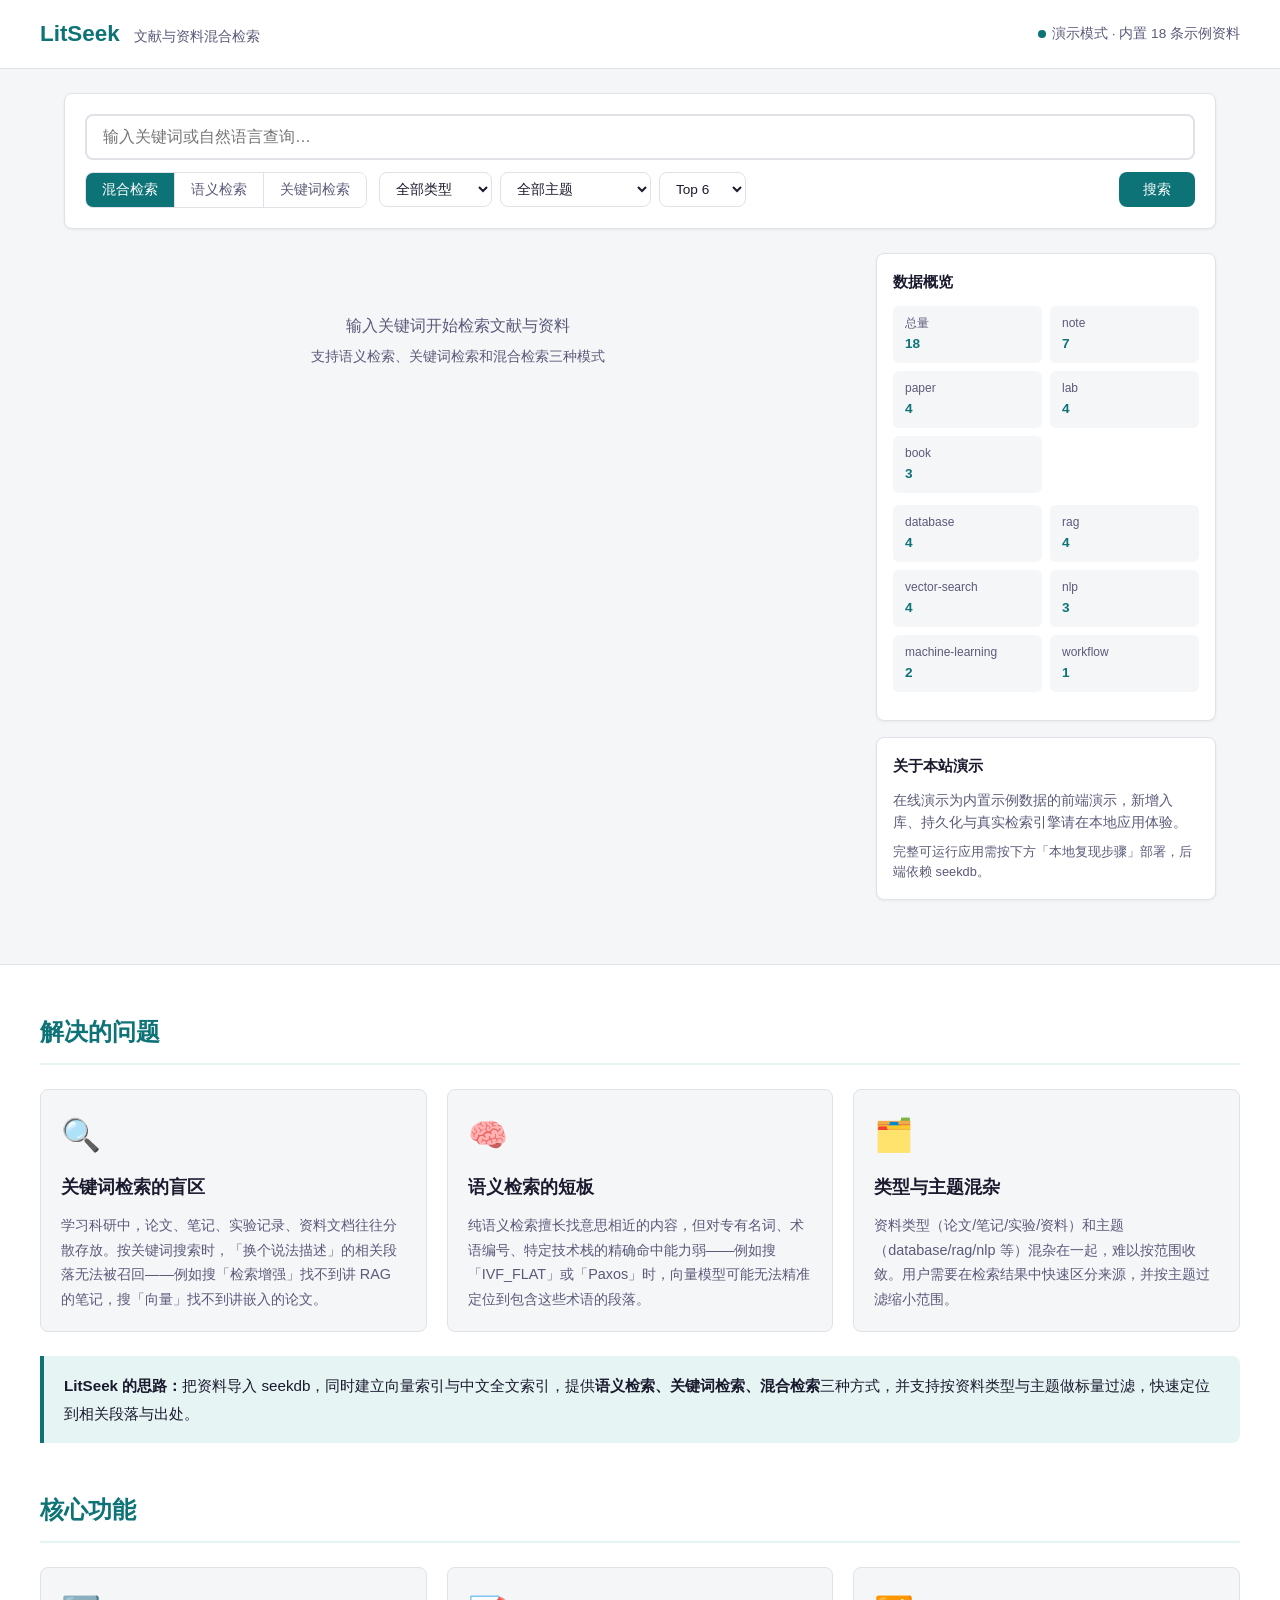
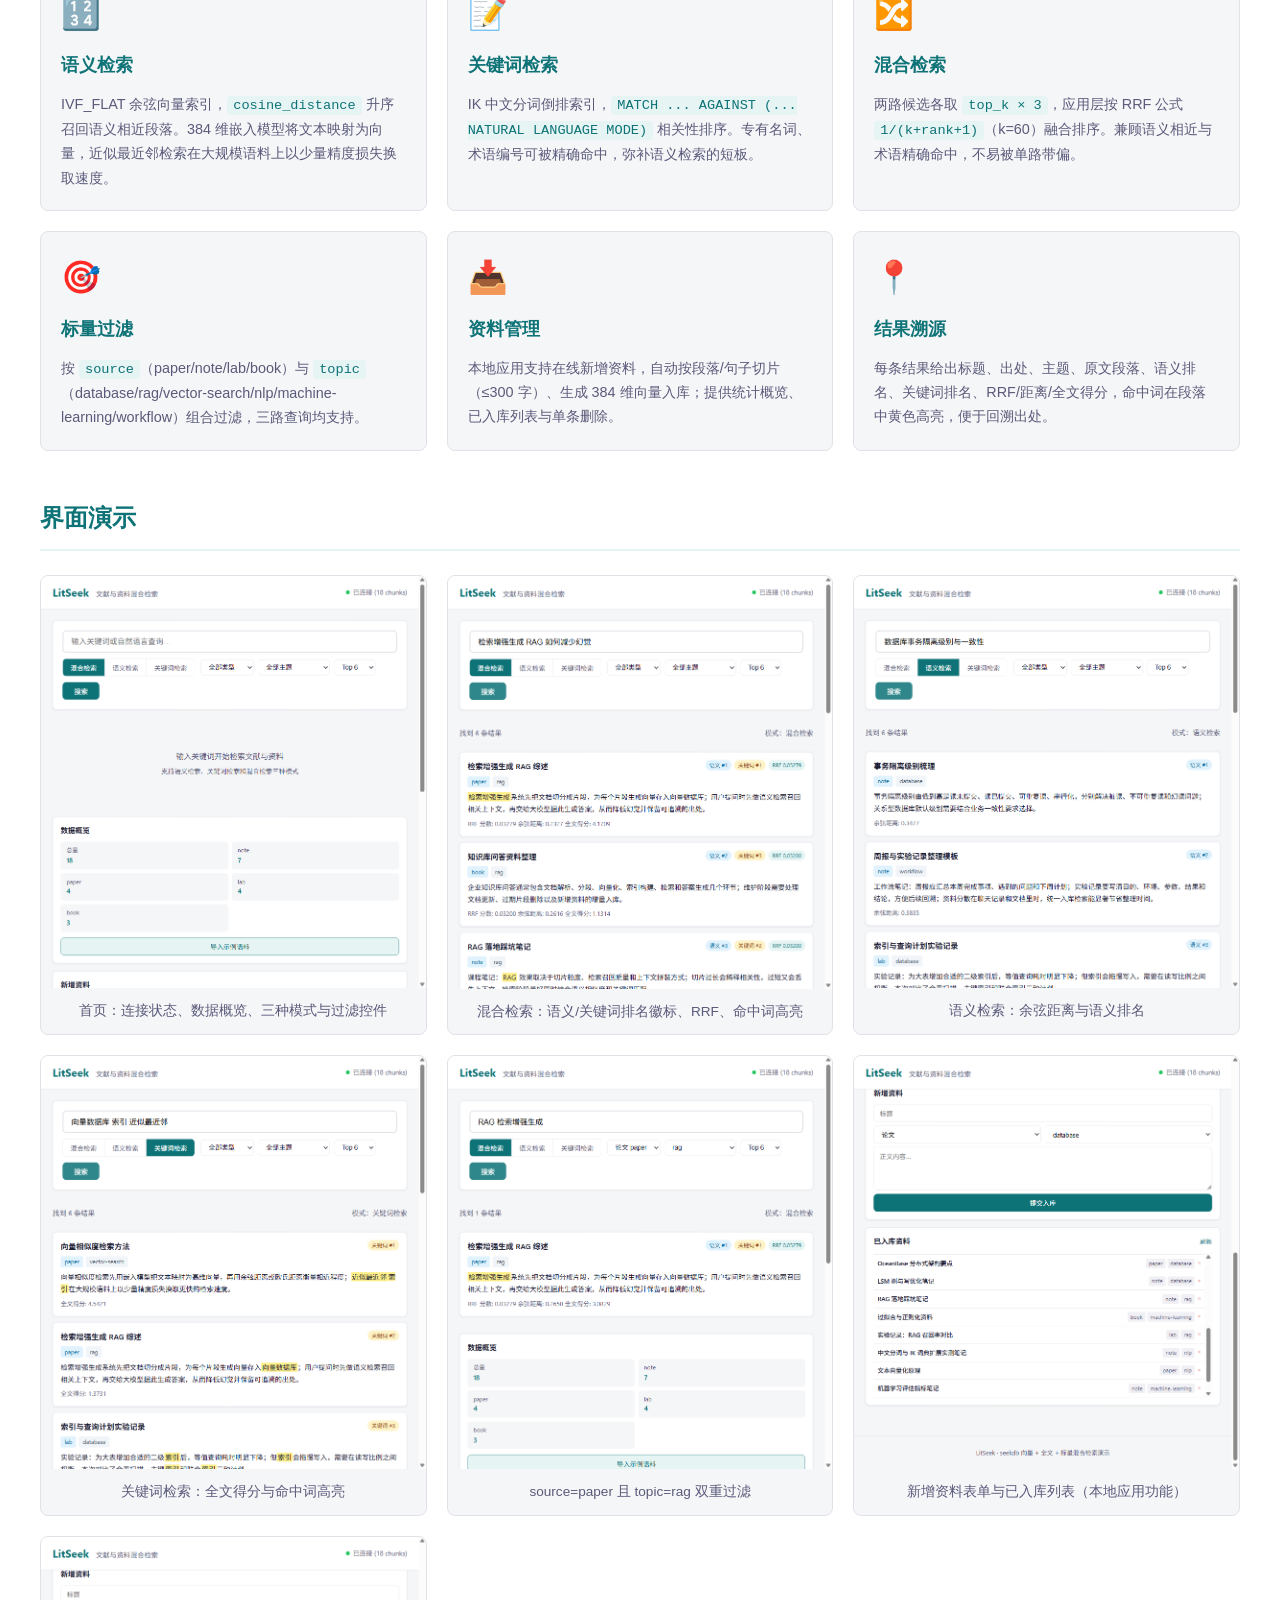
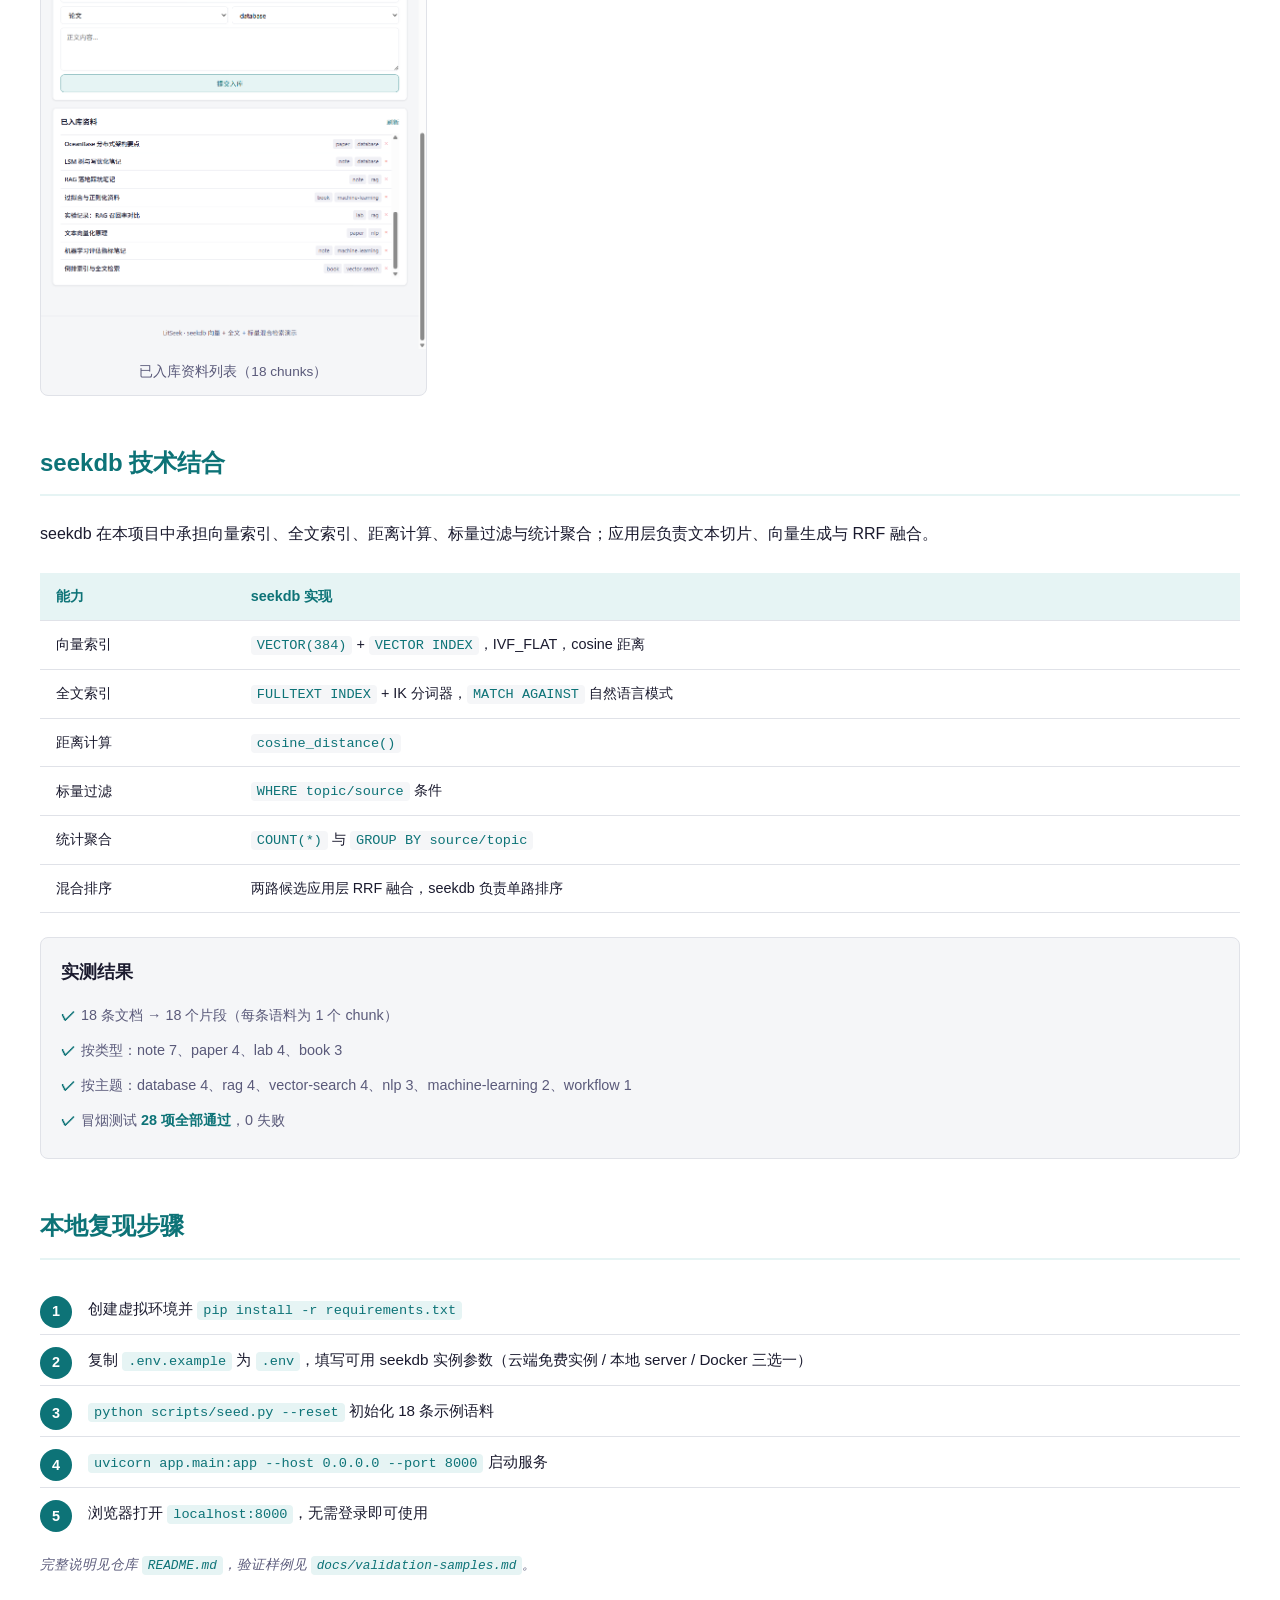
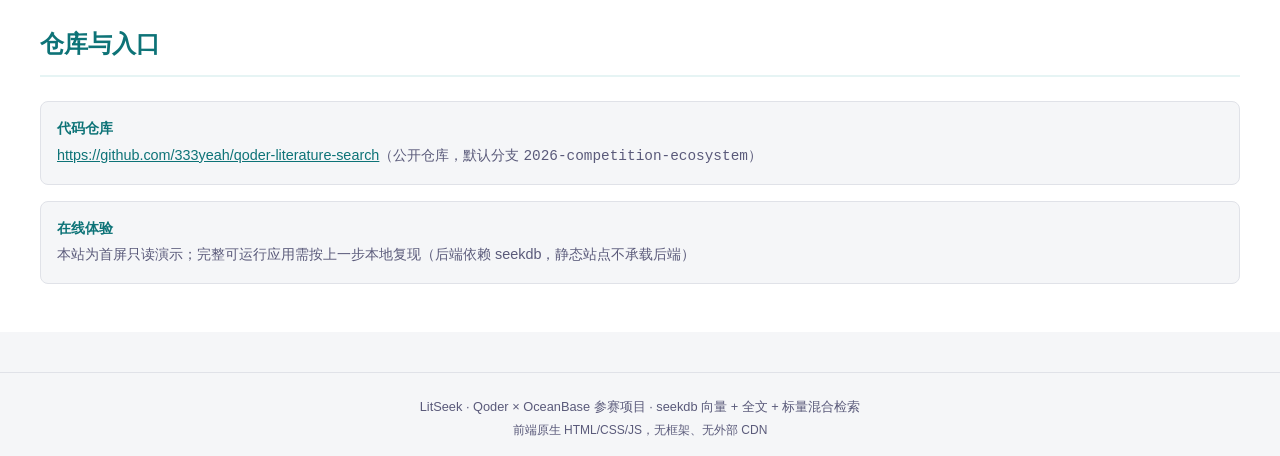
<file: qoder/literature-search/site/index.html>
<!DOCTYPE html>
<html lang="zh-CN">
<head>
  <meta charset="UTF-8">
  <meta name="viewport" content="width=device-width, initial-scale=1.0">
  <link rel="icon" href="data:,">
  <title>LitSeek 文献与资料混合检索 · Qoder × OceanBase 参赛项目</title>
  <link rel="stylesheet" href="style.css">
</head>
<body>
  <!-- ===== 首屏：LitSeek 应用界面（只读演示） ===== -->
  <header>
    <div class="header-inner">
      <h1>LitSeek <span class="subtitle">文献与资料混合检索</span></h1>
      <div class="health-indicator">
        <span class="dot demo"></span>
        <span class="health-text">演示模式 · 内置 18 条示例资料</span>
      </div>
    </div>
  </header>

  <main>
    <section class="search-section">
      <div class="search-box">
        <input type="text" id="searchInput" placeholder="输入关键词或自然语言查询…" autocomplete="off">
        <div class="search-controls">
          <div class="mode-group">
            <button class="mode-btn active" data-mode="hybrid">混合检索</button>
            <button class="mode-btn" data-mode="vector">语义检索</button>
            <button class="mode-btn" data-mode="fulltext">关键词检索</button>
          </div>
          <div class="filter-group">
            <select id="sourceFilter">
              <option value="">全部类型</option>
              <option value="paper">论文 paper</option>
              <option value="note">笔记 note</option>
              <option value="lab">实验 lab</option>
              <option value="book">资料 book</option>
            </select>
            <select id="topicFilter">
              <option value="">全部主题</option>
              <option value="database">database</option>
              <option value="machine-learning">machine-learning</option>
              <option value="nlp">nlp</option>
              <option value="rag">rag</option>
              <option value="vector-search">vector-search</option>
              <option value="workflow">workflow</option>
            </select>
            <select id="topKSelect">
              <option value="3">Top 3</option>
              <option value="6" selected>Top 6</option>
              <option value="10">Top 10</option>
            </select>
          </div>
          <button class="search-btn" id="searchBtn">搜索</button>
        </div>
      </div>
    </section>

    <div class="content-layout">
      <section class="results-section" id="resultsSection">
        <div class="empty-state" id="emptyState">
          <p>输入关键词开始检索文献与资料</p>
          <p class="hint">支持语义检索、关键词检索和混合检索三种模式</p>
        </div>
        <div class="results-header" id="resultsHeader" style="display:none">
          <span id="resultsCount"></span>
          <span id="resultsMode"></span>
        </div>
        <div class="results-list" id="resultsList"></div>
        <div class="error-state" id="errorState" style="display:none"></div>
        <div class="demo-notice" id="demoNotice" style="display:none">
          本站为前端演示，真实余弦距离、IK 分词、IVF_FLAT 向量索引与 RRF 由本地 seekdb 应用提供。
        </div>
      </section>

      <aside class="sidebar">
        <div class="card stats-card">
          <h3>数据概览</h3>
          <div class="stats-grid">
            <div class="stat-item"><div class="label">总量</div><div class="value">18</div></div>
            <div class="stat-item"><div class="label">note</div><div class="value">7</div></div>
            <div class="stat-item"><div class="label">paper</div><div class="value">4</div></div>
            <div class="stat-item"><div class="label">lab</div><div class="value">4</div></div>
            <div class="stat-item"><div class="label">book</div><div class="value">3</div></div>
          </div>
          <div class="stats-grid" style="margin-top:8px">
            <div class="stat-item"><div class="label">database</div><div class="value">4</div></div>
            <div class="stat-item"><div class="label">rag</div><div class="value">4</div></div>
            <div class="stat-item"><div class="label">vector-search</div><div class="value">4</div></div>
            <div class="stat-item"><div class="label">nlp</div><div class="value">3</div></div>
            <div class="stat-item"><div class="label">machine-learning</div><div class="value">2</div></div>
            <div class="stat-item"><div class="label">workflow</div><div class="value">1</div></div>
          </div>
        </div>

        <div class="card demo-info-card">
          <h3>关于本站演示</h3>
          <p class="muted" style="font-size:0.85rem;line-height:1.6">
            在线演示为内置示例数据的前端演示，新增入库、持久化与真实检索引擎请在本地应用体验。
          </p>
          <p class="muted" style="font-size:0.8rem;margin-top:8px">
            完整可运行应用需按下方「本地复现步骤」部署，后端依赖 seekdb。
          </p>
        </div>
      </aside>
    </div>
  </main>

  <!-- ===== 下方说明区块 ===== -->
  <section class="info-section">
    <div class="info-container">
      <!-- 区块 1：解决的问题 -->
      <div class="info-block">
        <h2>解决的问题</h2>
        <div class="problem-grid">
          <div class="problem-card">
            <div class="problem-icon">🔍</div>
            <h3>关键词检索的盲区</h3>
            <p>学习科研中，论文、笔记、实验记录、资料文档往往分散存放。按关键词搜索时，「换个说法描述」的相关段落无法被召回——例如搜「检索增强」找不到讲 RAG 的笔记，搜「向量」找不到讲嵌入的论文。</p>
          </div>
          <div class="problem-card">
            <div class="problem-icon">🧠</div>
            <h3>语义检索的短板</h3>
            <p>纯语义检索擅长找意思相近的内容，但对专有名词、术语编号、特定技术栈的精确命中能力弱——例如搜「IVF_FLAT」或「Paxos」时，向量模型可能无法精准定位到包含这些术语的段落。</p>
          </div>
          <div class="problem-card">
            <div class="problem-icon">🗂️</div>
            <h3>类型与主题混杂</h3>
            <p>资料类型（论文/笔记/实验/资料）和主题（database/rag/nlp 等）混杂在一起，难以按范围收敛。用户需要在检索结果中快速区分来源，并按主题过滤缩小范围。</p>
          </div>
        </div>
        <div class="solution-summary">
          <p><strong>LitSeek 的思路：</strong>把资料导入 seekdb，同时建立向量索引与中文全文索引，提供<strong>语义检索、关键词检索、混合检索</strong>三种方式，并支持按资料类型与主题做标量过滤，快速定位到相关段落与出处。</p>
        </div>
      </div>

      <!-- 区块 2：核心功能 -->
      <div class="info-block">
        <h2>核心功能</h2>
        <div class="feature-grid">
          <div class="feature-card">
            <div class="feature-icon">🔢</div>
            <h3>语义检索</h3>
            <p>IVF_FLAT 余弦向量索引，<code>cosine_distance</code> 升序召回语义相近段落。384 维嵌入模型将文本映射为向量，近似最近邻检索在大规模语料上以少量精度损失换取速度。</p>
          </div>
          <div class="feature-card">
            <div class="feature-icon">📝</div>
            <h3>关键词检索</h3>
            <p>IK 中文分词倒排索引，<code>MATCH ... AGAINST (... NATURAL LANGUAGE MODE)</code> 相关性排序。专有名词、术语编号可被精确命中，弥补语义检索的短板。</p>
          </div>
          <div class="feature-card">
            <div class="feature-icon">🔀</div>
            <h3>混合检索</h3>
            <p>两路候选各取 <code>top_k × 3</code>，应用层按 RRF 公式 <code>1/(k+rank+1)</code>（k=60）融合排序。兼顾语义相近与术语精确命中，不易被单路带偏。</p>
          </div>
          <div class="feature-card">
            <div class="feature-icon">🎯</div>
            <h3>标量过滤</h3>
            <p>按 <code>source</code>（paper/note/lab/book）与 <code>topic</code>（database/rag/vector-search/nlp/machine-learning/workflow）组合过滤，三路查询均支持。</p>
          </div>
          <div class="feature-card">
            <div class="feature-icon">📥</div>
            <h3>资料管理</h3>
            <p>本地应用支持在线新增资料，自动按段落/句子切片（≤300 字）、生成 384 维向量入库；提供统计概览、已入库列表与单条删除。</p>
          </div>
          <div class="feature-card">
            <div class="feature-icon">📍</div>
            <h3>结果溯源</h3>
            <p>每条结果给出标题、出处、主题、原文段落、语义排名、关键词排名、RRF/距离/全文得分，命中词在段落中黄色高亮，便于回溯出处。</p>
          </div>
        </div>
      </div>

      <!-- 区块 3：演示截图 -->
      <div class="info-block">
        <h2>界面演示</h2>
        <div class="screenshot-grid">
          <div class="screenshot-item">
            <img src="screenshots/01-home.png" alt="首页：连接状态、数据概览、三种模式与过滤控件" loading="lazy">
            <p class="screenshot-caption">首页：连接状态、数据概览、三种模式与过滤控件</p>
          </div>
          <div class="screenshot-item">
            <img src="screenshots/02-hybrid-search.png" alt="混合检索：语义/关键词排名徽标、RRF、命中词高亮" loading="lazy">
            <p class="screenshot-caption">混合检索：语义/关键词排名徽标、RRF、命中词高亮</p>
          </div>
          <div class="screenshot-item">
            <img src="screenshots/03-vector-search.png" alt="语义检索：余弦距离与语义排名" loading="lazy">
            <p class="screenshot-caption">语义检索：余弦距离与语义排名</p>
          </div>
          <div class="screenshot-item">
            <img src="screenshots/04-fulltext-search.png" alt="关键词检索：全文得分与命中词高亮" loading="lazy">
            <p class="screenshot-caption">关键词检索：全文得分与命中词高亮</p>
          </div>
          <div class="screenshot-item">
            <img src="screenshots/05-filter-paper-rag.png" alt="source=paper 且 topic=rag 双重过滤" loading="lazy">
            <p class="screenshot-caption">source=paper 且 topic=rag 双重过滤</p>
          </div>
          <div class="screenshot-item">
            <img src="screenshots/06-add-document.png" alt="新增资料表单与已入库列表（本地应用功能）" loading="lazy">
            <p class="screenshot-caption">新增资料表单与已入库列表（本地应用功能）</p>
          </div>
          <div class="screenshot-item">
            <img src="screenshots/07-docs-list.png" alt="已入库资料列表（18 chunks）" loading="lazy">
            <p class="screenshot-caption">已入库资料列表（18 chunks）</p>
          </div>
        </div>
      </div>

      <!-- 区块 4：seekdb 技术结合说明 -->
      <div class="info-block">
        <h2>seekdb 技术结合</h2>
        <p class="block-intro">seekdb 在本项目中承担向量索引、全文索引、距离计算、标量过滤与统计聚合；应用层负责文本切片、向量生成与 RRF 融合。</p>
        <table class="tech-table">
          <thead>
            <tr>
              <th>能力</th>
              <th>seekdb 实现</th>
            </tr>
          </thead>
          <tbody>
            <tr>
              <td>向量索引</td>
              <td><code>VECTOR(384)</code> + <code>VECTOR INDEX</code>，IVF_FLAT，cosine 距离</td>
            </tr>
            <tr>
              <td>全文索引</td>
              <td><code>FULLTEXT INDEX</code> + IK 分词器，<code>MATCH AGAINST</code> 自然语言模式</td>
            </tr>
            <tr>
              <td>距离计算</td>
              <td><code>cosine_distance()</code></td>
            </tr>
            <tr>
              <td>标量过滤</td>
              <td><code>WHERE topic/source</code> 条件</td>
            </tr>
            <tr>
              <td>统计聚合</td>
              <td><code>COUNT(*)</code> 与 <code>GROUP BY source/topic</code></td>
            </tr>
            <tr>
              <td>混合排序</td>
              <td>两路候选应用层 RRF 融合，seekdb 负责单路排序</td>
            </tr>
          </tbody>
        </table>
        <div class="test-results">
          <h3>实测结果</h3>
          <ul>
            <li>18 条文档 → 18 个片段（每条语料为 1 个 chunk）</li>
            <li>按类型：note 7、paper 4、lab 4、book 3</li>
            <li>按主题：database 4、rag 4、vector-search 4、nlp 3、machine-learning 2、workflow 1</li>
            <li>冒烟测试 <strong>28 项全部通过</strong>，0 失败</li>
          </ul>
        </div>
      </div>

      <!-- 区块 5：本地复现步骤 -->
      <div class="info-block">
        <h2>本地复现步骤</h2>
        <ol class="steps-list">
          <li>创建虚拟环境并 <code>pip install -r requirements.txt</code></li>
          <li>复制 <code>.env.example</code> 为 <code>.env</code>，填写可用 seekdb 实例参数（云端免费实例 / 本地 server / Docker 三选一）</li>
          <li><code>python scripts/seed.py --reset</code> 初始化 18 条示例语料</li>
          <li><code>uvicorn app.main:app --host 0.0.0.0 --port 8000</code> 启动服务</li>
          <li>浏览器打开 <code>localhost:8000</code>，无需登录即可使用</li>
        </ol>
        <p class="block-note">完整说明见仓库 <code>README.md</code>，验证样例见 <code>docs/validation-samples.md</code>。</p>
      </div>

      <!-- 区块 6：仓库与入口 -->
      <div class="info-block">
        <h2>仓库与入口</h2>
        <div class="repo-links">
          <div class="repo-link-item">
            <span class="link-label">代码仓库</span>
            <span class="link-value"><a href="https://github.com/333yeah/qoder-literature-search" target="_blank" rel="noopener" style="color:var(--accent);text-decoration:underline">https://github.com/333yeah/qoder-literature-search</a>（公开仓库，默认分支 <code>2026-competition-ecosystem</code>）</span>
          </div>
          <div class="repo-link-item">
            <span class="link-label">在线体验</span>
            <span class="link-value">本站为首屏只读演示；完整可运行应用需按上一步本地复现（后端依赖 seekdb，静态站点不承载后端）</span>
          </div>
        </div>
      </div>
    </div>
  </section>

  <!-- 区块 7：页脚 -->
  <footer>
    <p>LitSeek · Qoder × OceanBase 参赛项目 · seekdb 向量 + 全文 + 标量混合检索</p>
    <p class="footer-note">前端原生 HTML/CSS/JS，无框架、无外部 CDN</p>
  </footer>

  <script src="app.js"></script>
</body>
</html>
</file>
<file: qoder/literature-search/site/style.css>
/* ===== 基础样式（复用现有应用样式） ===== */
* {
  margin: 0;
  padding: 0;
  box-sizing: border-box;
}

:root {
  --bg: #f5f6f8;
  --card-bg: #ffffff;
  --text: #1a1a2e;
  --text-secondary: #5a5a7a;
  --accent: #0d7377;
  --accent-light: #e6f4f4;
  --border: #e0e2e8;
  --shadow: 0 1px 3px rgba(0,0,0,0.06);
  --radius: 8px;
}

body {
  font-family: -apple-system, "Segoe UI", "Noto Sans SC", "PingFang SC", "Microsoft YaHei", sans-serif;
  background: var(--bg);
  color: var(--text);
  line-height: 1.6;
  min-height: 100vh;
}

header {
  background: var(--card-bg);
  border-bottom: 1px solid var(--border);
  padding: 16px 24px;
  position: sticky;
  top: 0;
  z-index: 100;
}

.header-inner {
  max-width: 1200px;
  margin: 0 auto;
  display: flex;
  justify-content: space-between;
  align-items: center;
}

h1 {
  font-size: 1.4rem;
  font-weight: 700;
  color: var(--accent);
}

.subtitle {
  font-weight: 400;
  color: var(--text-secondary);
  font-size: 0.9rem;
  margin-left: 8px;
}

.health-indicator {
  display: flex;
  align-items: center;
  gap: 6px;
  font-size: 0.85rem;
  color: var(--text-secondary);
}

.dot {
  width: 8px;
  height: 8px;
  border-radius: 50%;
  background: #ccc;
  transition: background 0.3s;
}

.dot.demo { background: #0d7377; }
.dot.connected { background: #22c55e; }
.dot.error { background: #ef4444; }

main {
  max-width: 1200px;
  margin: 0 auto;
  padding: 24px;
}

.search-section {
  margin-bottom: 24px;
}

.search-box {
  background: var(--card-bg);
  border-radius: var(--radius);
  padding: 20px;
  box-shadow: var(--shadow);
  border: 1px solid var(--border);
}

#searchInput {
  width: 100%;
  padding: 12px 16px;
  font-size: 1rem;
  border: 2px solid var(--border);
  border-radius: var(--radius);
  outline: none;
  transition: border-color 0.2s;
}

#searchInput:focus {
  border-color: var(--accent);
}

.search-controls {
  display: flex;
  flex-wrap: wrap;
  gap: 12px;
  align-items: center;
  margin-top: 12px;
}

.mode-group {
  display: flex;
  gap: 0;
  border-radius: var(--radius);
  overflow: hidden;
  border: 1px solid var(--border);
}

.mode-btn {
  padding: 8px 16px;
  border: none;
  background: var(--card-bg);
  color: var(--text-secondary);
  cursor: pointer;
  font-size: 0.85rem;
  transition: all 0.2s;
  border-right: 1px solid var(--border);
}

.mode-btn:last-child { border-right: none; }

.mode-btn.active {
  background: var(--accent);
  color: white;
}

.mode-btn:hover:not(.active) {
  background: var(--accent-light);
}

.filter-group {
  display: flex;
  gap: 8px;
  flex: 1;
}

.filter-group select {
  padding: 8px 12px;
  border: 1px solid var(--border);
  border-radius: var(--radius);
  background: var(--card-bg);
  font-size: 0.85rem;
  color: var(--text);
  cursor: pointer;
}

.search-btn {
  padding: 8px 24px;
  background: var(--accent);
  color: white;
  border: none;
  border-radius: var(--radius);
  font-size: 0.9rem;
  cursor: pointer;
  transition: opacity 0.2s;
}

.search-btn:hover { opacity: 0.85; }
.search-btn:disabled { opacity: 0.5; cursor: not-allowed; }

.content-layout {
  display: grid;
  grid-template-columns: 1fr 340px;
  gap: 24px;
}

@media (max-width: 900px) {
  .content-layout {
    grid-template-columns: 1fr;
  }
}

.empty-state {
  text-align: center;
  padding: 60px 20px;
  color: var(--text-secondary);
}

.empty-state .hint {
  font-size: 0.85rem;
  margin-top: 8px;
}

.results-header {
  display: flex;
  justify-content: space-between;
  align-items: center;
  padding: 12px 0;
  font-size: 0.9rem;
  color: var(--text-secondary);
  border-bottom: 1px solid var(--border);
  margin-bottom: 16px;
}

.result-card {
  background: var(--card-bg);
  border: 1px solid var(--border);
  border-radius: var(--radius);
  padding: 16px;
  margin-bottom: 12px;
  box-shadow: var(--shadow);
  transition: box-shadow 0.2s;
}

.result-card:hover {
  box-shadow: 0 2px 8px rgba(0,0,0,0.1);
}

.result-header {
  display: flex;
  justify-content: space-between;
  align-items: flex-start;
  margin-bottom: 8px;
}

.result-title {
  font-weight: 600;
  font-size: 1rem;
  color: var(--text);
}

.result-ranks {
  display: flex;
  gap: 6px;
  flex-shrink: 0;
}

.rank-badge {
  font-size: 0.7rem;
  padding: 2px 8px;
  border-radius: 12px;
  background: var(--accent-light);
  color: var(--accent);
  white-space: nowrap;
}

.rank-badge.vec { background: #e0f2fe; color: #0369a1; }
.rank-badge.ft { background: #fef3c7; color: #92400e; }
.rank-badge.rrf { background: var(--accent-light); color: var(--accent); }

.result-tags {
  display: flex;
  gap: 6px;
  margin-bottom: 8px;
}

.tag {
  font-size: 0.75rem;
  padding: 2px 8px;
  border-radius: 4px;
  background: #f0f0f5;
  color: var(--text-secondary);
}

.tag.source { background: #e0f2fe; color: #0369a1; }
.tag.topic { background: #f1f5f9; color: #475569; }

.result-text {
  font-size: 0.9rem;
  color: var(--text);
  line-height: 1.7;
  margin-bottom: 8px;
}

.result-text mark {
  background: #fef08a;
  color: inherit;
  padding: 0 2px;
  border-radius: 2px;
}

.result-score {
  font-size: 0.8rem;
  color: var(--text-secondary);
}

.error-state {
  background: #fef2f2;
  border: 1px solid #fecaca;
  border-radius: var(--radius);
  padding: 16px;
  color: #991b1b;
  font-size: 0.9rem;
}

.demo-notice {
  background: var(--accent-light);
  border: 1px solid var(--accent);
  border-radius: var(--radius);
  padding: 12px 16px;
  color: var(--accent);
  font-size: 0.85rem;
  margin-top: 16px;
  text-align: center;
}

.sidebar {
  display: flex;
  flex-direction: column;
  gap: 16px;
}

.card {
  background: var(--card-bg);
  border: 1px solid var(--border);
  border-radius: var(--radius);
  padding: 16px;
  box-shadow: var(--shadow);
}

.card h3 {
  font-size: 0.95rem;
  margin-bottom: 12px;
  color: var(--text);
  display: flex;
  justify-content: space-between;
  align-items: center;
}

.stats-grid {
  display: grid;
  grid-template-columns: 1fr 1fr;
  gap: 8px;
  margin-bottom: 12px;
}

.stat-item {
  background: var(--bg);
  padding: 8px 12px;
  border-radius: 6px;
  font-size: 0.85rem;
}

.stat-item .label { color: var(--text-secondary); font-size: 0.75rem; }
.stat-item .value { font-weight: 600; color: var(--accent); }

.muted { color: var(--text-secondary); font-size: 0.85rem; }

.demo-info-card p {
  margin-bottom: 0;
}

footer {
  text-align: center;
  padding: 24px;
  color: var(--text-secondary);
  font-size: 0.8rem;
  border-top: 1px solid var(--border);
  margin-top: 40px;
}

.footer-note {
  font-size: 0.75rem;
  margin-top: 4px;
}

/* ===== 下方说明区块样式 ===== */
.info-section {
  background: var(--card-bg);
  border-top: 1px solid var(--border);
  padding: 48px 24px;
  margin-top: 40px;
}

.info-container {
  max-width: 1200px;
  margin: 0 auto;
}

.info-block {
  margin-bottom: 48px;
}

.info-block:last-child {
  margin-bottom: 0;
}

.info-block h2 {
  font-size: 1.5rem;
  font-weight: 700;
  color: var(--accent);
  margin-bottom: 24px;
  padding-bottom: 12px;
  border-bottom: 2px solid var(--accent-light);
}

.block-intro {
  font-size: 1rem;
  color: var(--text);
  margin-bottom: 24px;
  line-height: 1.8;
}

/* 问题卡片 */
.problem-grid {
  display: grid;
  grid-template-columns: repeat(auto-fit, minmax(300px, 1fr));
  gap: 20px;
  margin-bottom: 24px;
}

.problem-card {
  background: var(--bg);
  border: 1px solid var(--border);
  border-radius: var(--radius);
  padding: 20px;
}

.problem-icon {
  font-size: 2rem;
  margin-bottom: 12px;
}

.problem-card h3 {
  font-size: 1.1rem;
  font-weight: 600;
  color: var(--text);
  margin-bottom: 12px;
}

.problem-card p {
  font-size: 0.9rem;
  color: var(--text-secondary);
  line-height: 1.7;
}

.solution-summary {
  background: var(--accent-light);
  border-left: 4px solid var(--accent);
  padding: 16px 20px;
  border-radius: 0 var(--radius) var(--radius) 0;
  font-size: 0.95rem;
  line-height: 1.8;
}

/* 功能卡片 */
.feature-grid {
  display: grid;
  grid-template-columns: repeat(auto-fit, minmax(320px, 1fr));
  gap: 20px;
}

.feature-card {
  background: var(--bg);
  border: 1px solid var(--border);
  border-radius: var(--radius);
  padding: 20px;
  transition: box-shadow 0.2s;
}

.feature-card:hover {
  box-shadow: 0 4px 12px rgba(0,0,0,0.08);
}

.feature-icon {
  font-size: 2rem;
  margin-bottom: 12px;
}

.feature-card h3 {
  font-size: 1.1rem;
  font-weight: 600;
  color: var(--accent);
  margin-bottom: 12px;
}

.feature-card p {
  font-size: 0.9rem;
  color: var(--text-secondary);
  line-height: 1.7;
}

.feature-card code {
  background: var(--accent-light);
  color: var(--accent);
  padding: 2px 6px;
  border-radius: 4px;
  font-size: 0.85rem;
}

/* 截图网格 */
.screenshot-grid {
  display: grid;
  grid-template-columns: repeat(auto-fit, minmax(350px, 1fr));
  gap: 20px;
}

.screenshot-item {
  background: var(--bg);
  border: 1px solid var(--border);
  border-radius: var(--radius);
  overflow: hidden;
}

.screenshot-item img {
  width: 100%;
  height: auto;
  display: block;
}

.screenshot-caption {
  padding: 12px 16px;
  font-size: 0.85rem;
  color: var(--text-secondary);
  text-align: center;
}

/* 技术表格 */
.tech-table {
  width: 100%;
  border-collapse: collapse;
  margin-bottom: 24px;
  font-size: 0.9rem;
}

.tech-table th,
.tech-table td {
  padding: 12px 16px;
  text-align: left;
  border-bottom: 1px solid var(--border);
}

.tech-table th {
  background: var(--accent-light);
  color: var(--accent);
  font-weight: 600;
}

.tech-table td {
  color: var(--text);
}

.tech-table code {
  background: var(--bg);
  color: var(--accent);
  padding: 2px 6px;
  border-radius: 4px;
  font-size: 0.85rem;
}

.test-results {
  background: var(--bg);
  border: 1px solid var(--border);
  border-radius: var(--radius);
  padding: 20px;
}

.test-results h3 {
  font-size: 1.1rem;
  font-weight: 600;
  color: var(--text);
  margin-bottom: 12px;
}

.test-results ul {
  list-style: none;
  padding: 0;
}

.test-results li {
  font-size: 0.9rem;
  color: var(--text-secondary);
  padding: 6px 0;
  padding-left: 20px;
  position: relative;
}

.test-results li::before {
  content: "✓";
  position: absolute;
  left: 0;
  color: var(--accent);
  font-weight: 600;
}

.test-results strong {
  color: var(--accent);
}

/* 步骤列表 */
.steps-list {
  list-style: none;
  counter-reset: step;
  padding: 0;
  margin-bottom: 16px;
}

.steps-list li {
  counter-increment: step;
  font-size: 0.95rem;
  color: var(--text);
  padding: 12px 0 12px 48px;
  position: relative;
  border-bottom: 1px solid var(--border);
  line-height: 1.7;
}

.steps-list li:last-child {
  border-bottom: none;
}

.steps-list li::before {
  content: counter(step);
  position: absolute;
  left: 0;
  top: 12px;
  width: 32px;
  height: 32px;
  background: var(--accent);
  color: white;
  border-radius: 50%;
  display: flex;
  align-items: center;
  justify-content: center;
  font-size: 0.9rem;
  font-weight: 600;
}

.steps-list code {
  background: var(--accent-light);
  color: var(--accent);
  padding: 2px 6px;
  border-radius: 4px;
  font-size: 0.85rem;
}

.block-note {
  font-size: 0.85rem;
  color: var(--text-secondary);
  font-style: italic;
}

.block-note code {
  background: var(--accent-light);
  color: var(--accent);
  padding: 2px 6px;
  border-radius: 4px;
  font-size: 0.8rem;
}

/* 仓库链接 */
.repo-links {
  display: flex;
  flex-direction: column;
  gap: 16px;
}

.repo-link-item {
  display: flex;
  flex-direction: column;
  gap: 4px;
  padding: 16px;
  background: var(--bg);
  border: 1px solid var(--border);
  border-radius: var(--radius);
}

.link-label {
  font-size: 0.85rem;
  font-weight: 600;
  color: var(--accent);
}

.link-value {
  font-size: 0.9rem;
  color: var(--text-secondary);
  line-height: 1.6;
}

/* 响应式 */
@media (max-width: 768px) {
  .info-section {
    padding: 32px 16px;
  }

  .info-block h2 {
    font-size: 1.3rem;
  }

  .problem-grid,
  .feature-grid {
    grid-template-columns: 1fr;
  }

  .screenshot-grid {
    grid-template-columns: 1fr;
  }

  .tech-table {
    font-size: 0.85rem;
  }

  .tech-table th,
  .tech-table td {
    padding: 8px 12px;
  }
}
</file>
